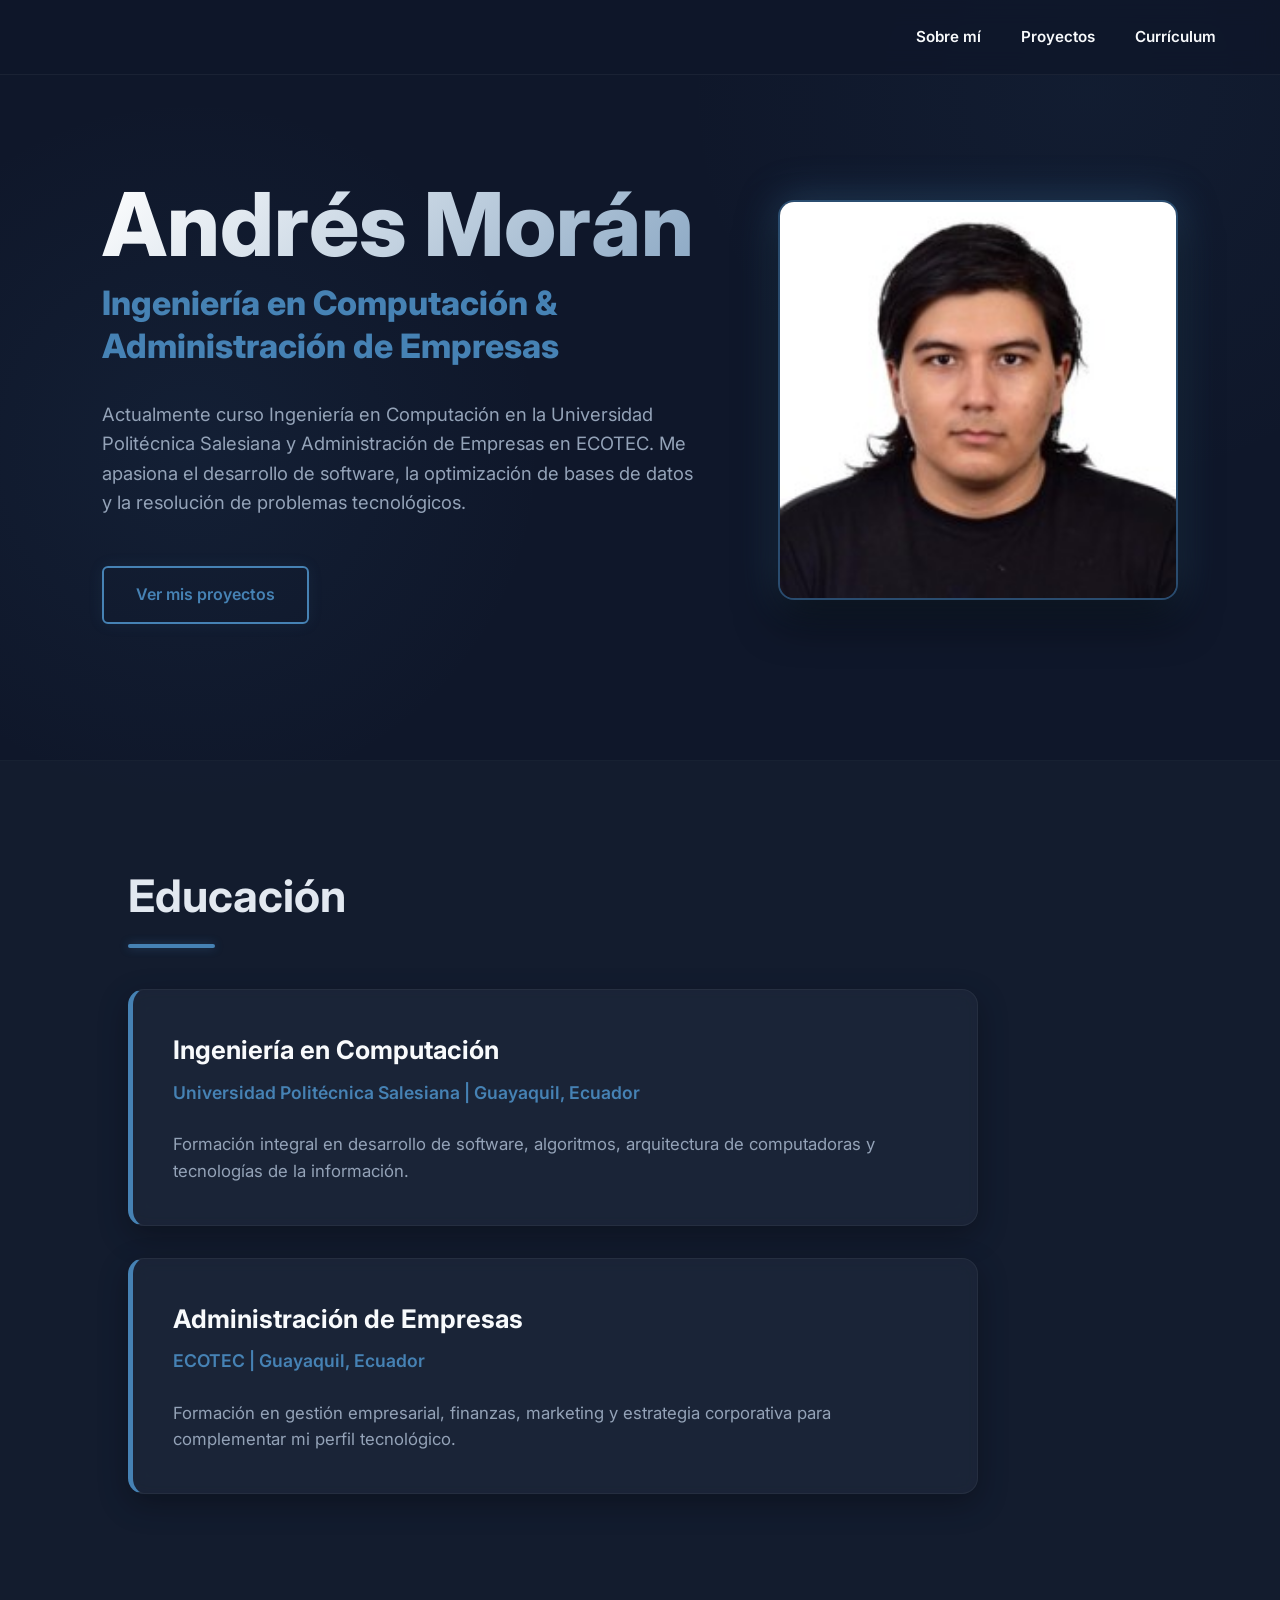
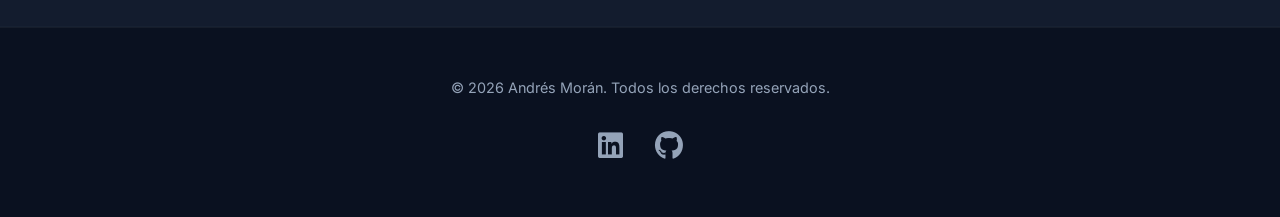
<file: index.html>
<!DOCTYPE html>
<html lang="es">
<head>
    <meta charset="UTF-8">
    <meta name="viewport" content="width=device-width, initial-scale=1.0">
    <title>Andrés Morán | Portafolio</title>
    <link href="https://fonts.googleapis.com/css2?family=Inter:wght@300;400;600;800&display=swap" rel="stylesheet">
    <link rel="stylesheet" href="https://cdnjs.cloudflare.com/ajax/libs/font-awesome/6.4.0/css/all.min.css">
    <link rel="stylesheet" href="styles.css">
</head>
<body>

    <header class="navbar">
        <nav>
            <ul class="nav-links">
                <li><a href="#sobre-mi">Sobre mí</a></li>
                <li><a href="proyectos.html">Proyectos</a></li>
                <li><a href="cv.html">Currículum</a></li>
            </ul>
        </nav>
    </header>

    <main>
        <section id="sobre-mi" class="hero-section">
            <div class="hero-content">
                <div class="hero-text">
                    <h1 class="name">Andrés Morán</h1>
                    <h2 class="subtitle">Ingeniería en Computación & Administración de Empresas</h2>
                    <p class="description">
                        Actualmente curso Ingeniería en Computación en la Universidad Politécnica Salesiana y Administración de Empresas en ECOTEC. Me apasiona el desarrollo de software, la optimización de bases de datos y la resolución de problemas tecnológicos.
                    </p>
                    <div class="botones-hero">
                        <a href="proyectos.html" class="btn-primary">Ver mis proyectos</a>
                    </div>
                </div>

                <div class="hero-image-wrapper">
                    <img src="imagenes/andres_moran_perfil.jpg" alt="Foto de Perfil Profesional de Andrés Morán" class="hero-photo">
                </div>
            </div>
        </section>

        <section id="educacion" class="content-section bg-alt">
            <h2 class="section-title">Educación</h2>
            
            <div class="card card-education">
                <h3 class="card-title">Ingeniería en Computación</h3>
                <p class="card-subtitle">Universidad Politécnica Salesiana | Guayaquil, Ecuador</p>
                <p class="card-text">Formación integral en desarrollo de software, algoritmos, arquitectura de computadoras y tecnologías de la información.</p>
            </div>

            <div class="card card-education">
                <h3 class="card-title">Administración de Empresas</h3>
                <p class="card-subtitle">ECOTEC | Guayaquil, Ecuador</p>
                <p class="card-text">Formación en gestión empresarial, finanzas, marketing y estrategia corporativa para complementar mi perfil tecnológico.</p>
            </div>
        </section>
    </main>

    <footer>
        <p>&copy; 2026 Andrés Morán. Todos los derechos reservados.</p>
        <div class="footer-links">
            <a href="https://www.linkedin.com/in/andresm0ran/" target="_blank" rel="noopener noreferrer" aria-label="LinkedIn">
                <i class="fab fa-linkedin"></i>
            </a>
            <a href="https://github.com/moranandres" target="_blank" rel="noopener noreferrer" aria-label="GitHub">
                <i class="fab fa-github"></i>
            </a>
        </div>
    </footer>

</body>
</html>
</file>
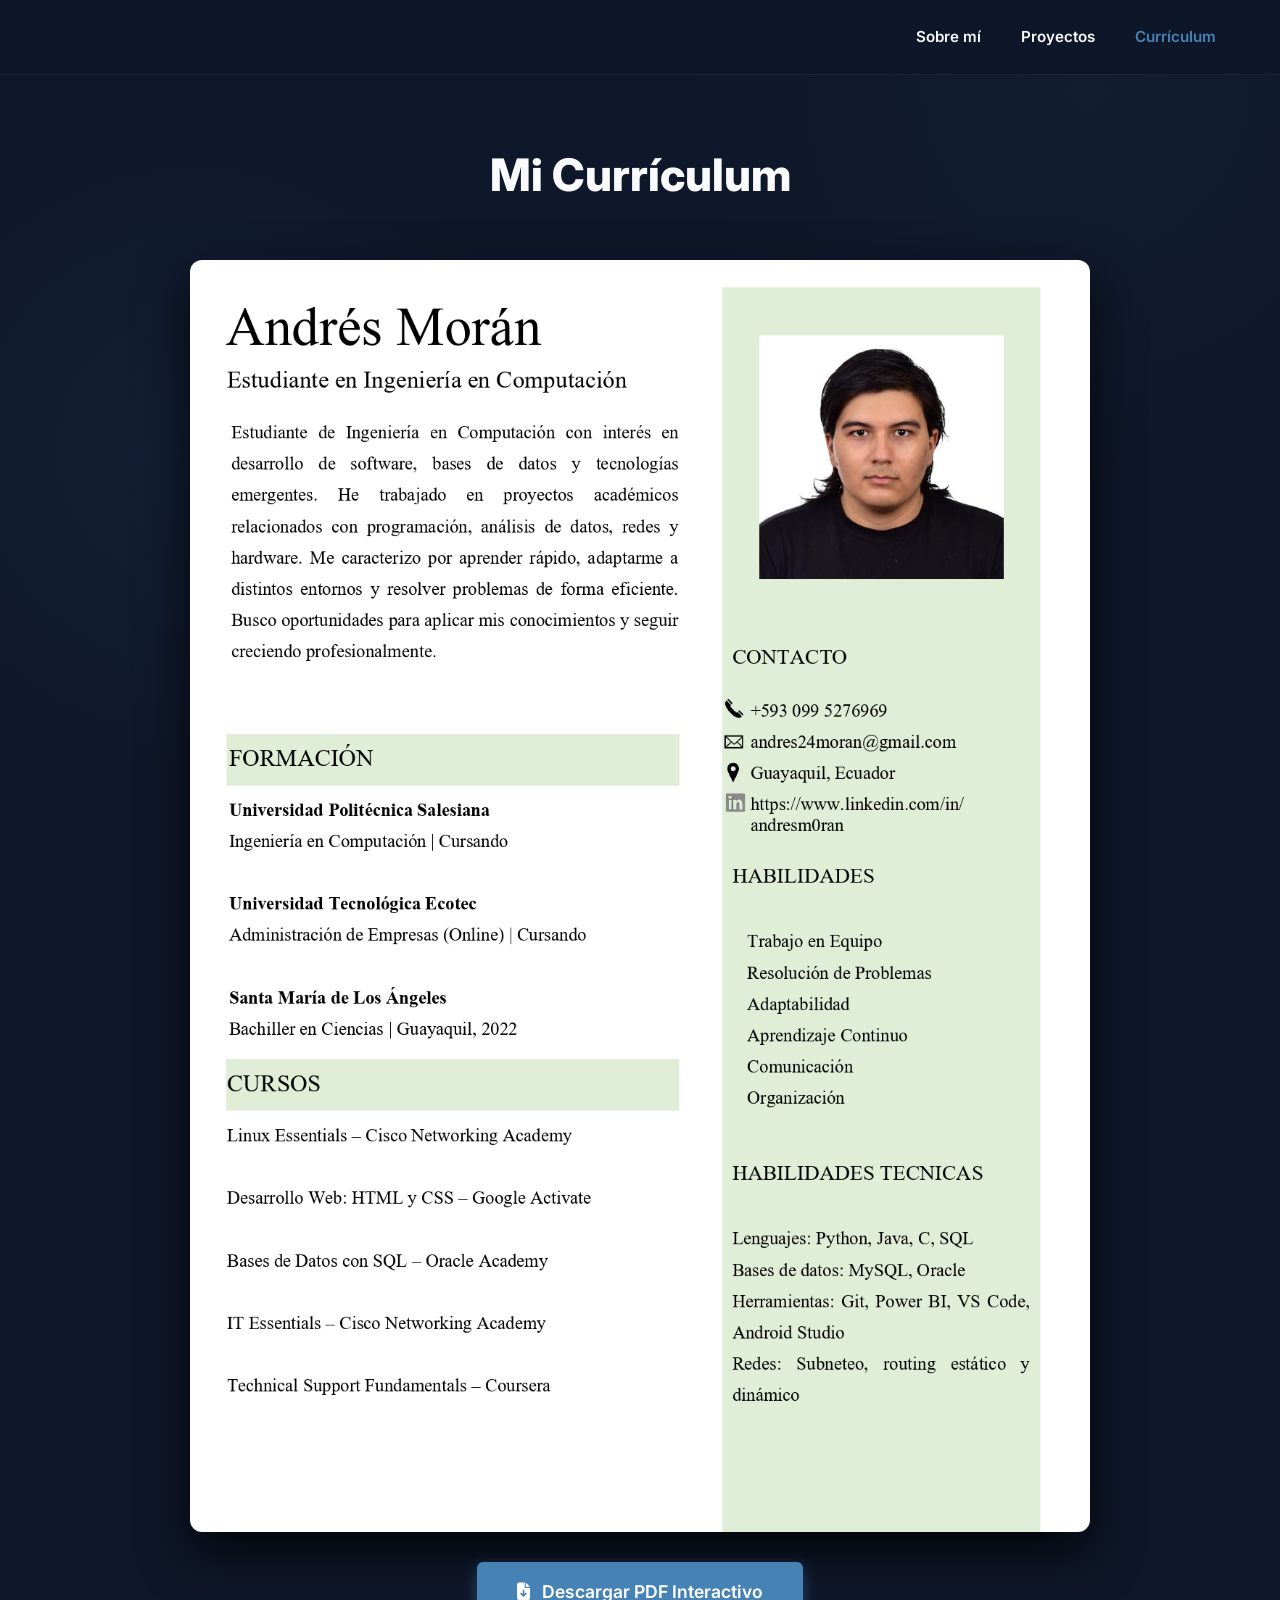
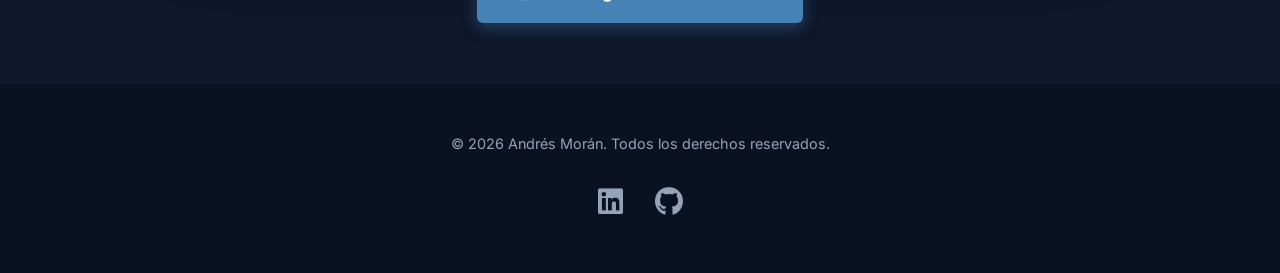
<file: cv.html>
<!DOCTYPE html>
<html lang="es">
<head>
    <meta charset="UTF-8">
    <meta name="viewport" content="width=device-width, initial-scale=1.0">
    <title>Currículum | Andrés Morán</title>
    <link href="https://fonts.googleapis.com/css2?family=Inter:wght@300;400;600;800&display=swap" rel="stylesheet">
    <link rel="stylesheet" href="https://cdnjs.cloudflare.com/ajax/libs/font-awesome/6.4.0/css/all.min.css">
    <link rel="stylesheet" href="styles.css">
</head>
<body class="cv-page">

    <header class="navbar">
        <nav>
            <ul class="nav-links">
                <li><a href="index.html#sobre-mi">Sobre mí</a></li>
                <li><a href="proyectos.html">Proyectos</a></li>
                <li><a href="cv.html" style="color: var(--accent-color);">Currículum</a></li>
            </ul>
        </nav>
    </header>

    <main class="cv-main">
        <h2 class="cv-title">Mi Currículum</h2>
        <div class="cv-viewer-container">
            <img src="documentos/Andres_Moran_CV.jpg" alt="Curriculum Vitae de Andrés Morán" class="cv-viewer">
            
            <a href="documentos/Andres_Moran_CV.pdf" download="Andres_Moran_CV.pdf" class="btn-download-pdf">
                <i class="fas fa-file-download" style="margin-right: 8px;"></i> Descargar PDF Interactivo
            </a>
        </div>
    </main>

    <footer>
        <p>&copy; 2026 Andrés Morán. Todos los derechos reservados.</p>
        <div class="footer-links">
            <a href="https://www.linkedin.com/in/andresm0ran/" target="_blank" rel="noopener noreferrer" aria-label="LinkedIn">
                <i class="fab fa-linkedin"></i>
            </a>
            <a href="https://github.com/moranandres" target="_blank" rel="noopener noreferrer" aria-label="GitHub">
                <i class="fab fa-github"></i>
            </a>
        </div>
    </footer>

</body>
</html>
</file>
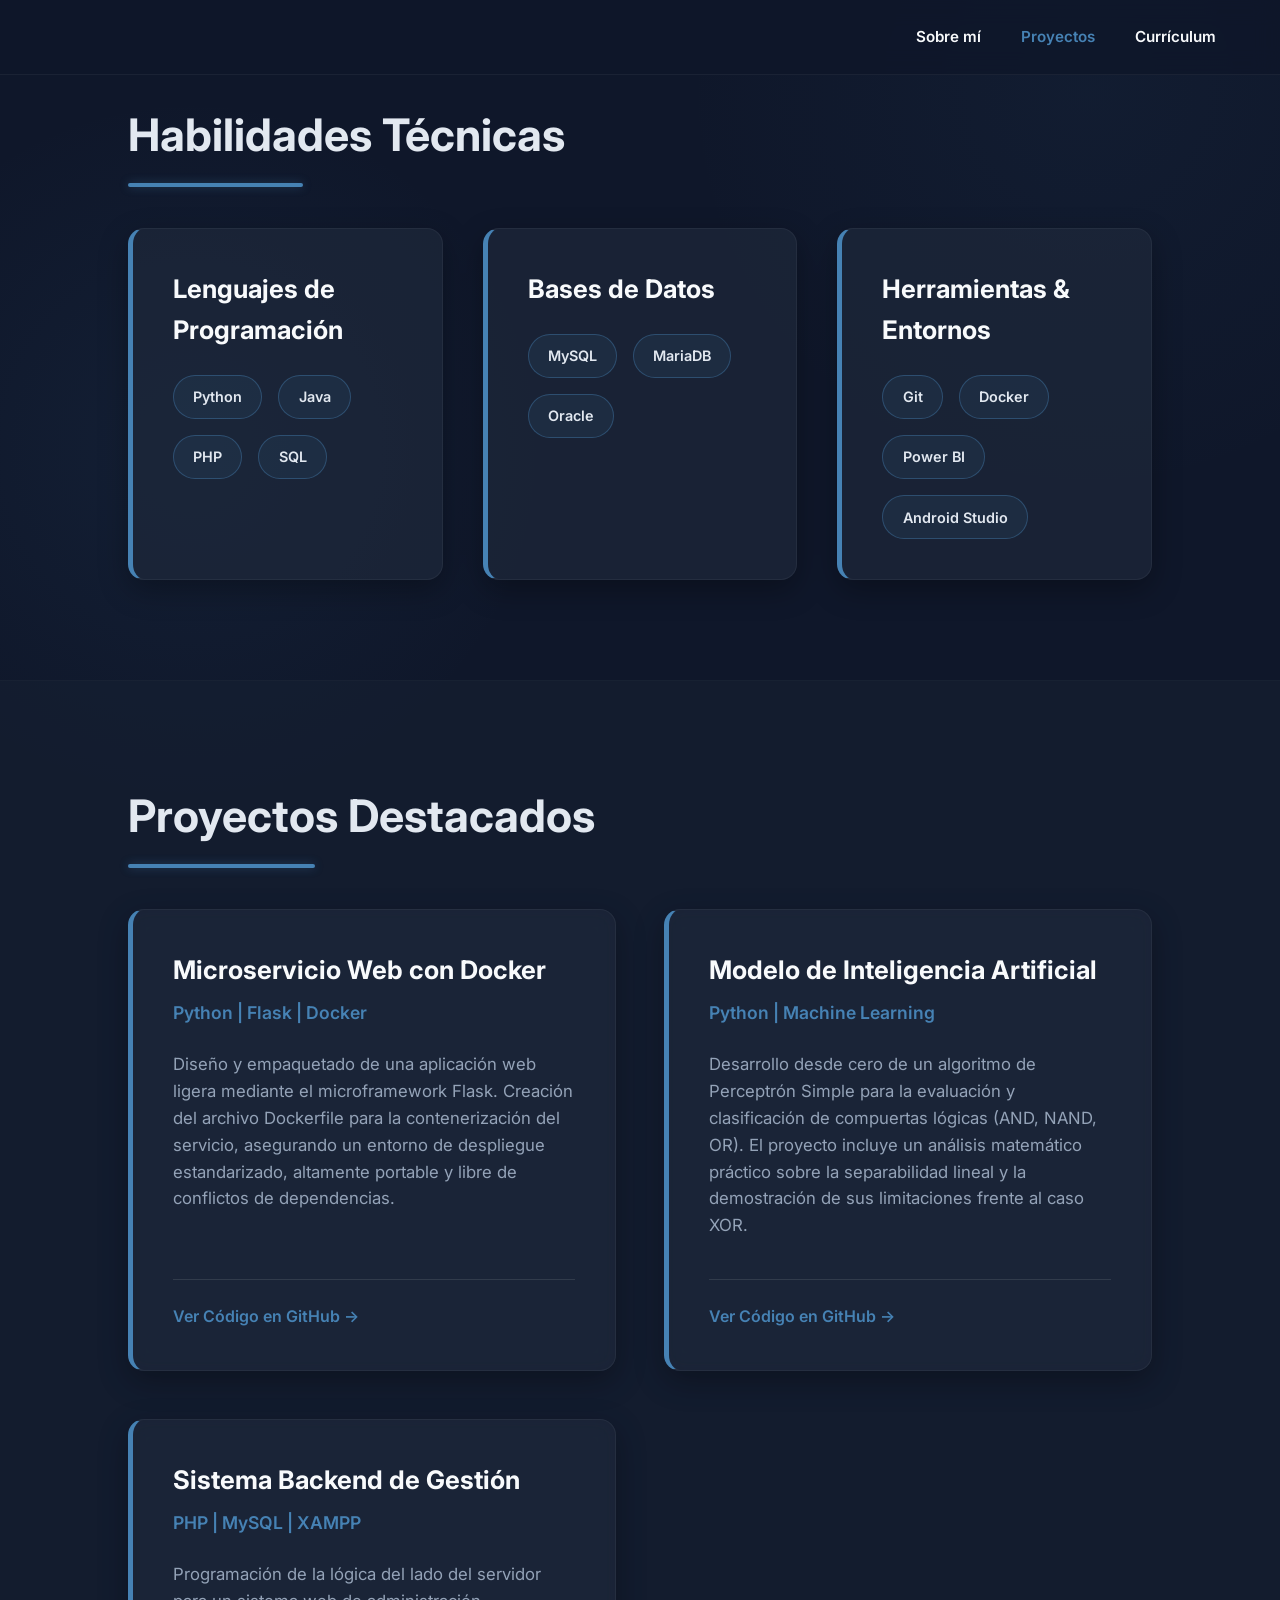
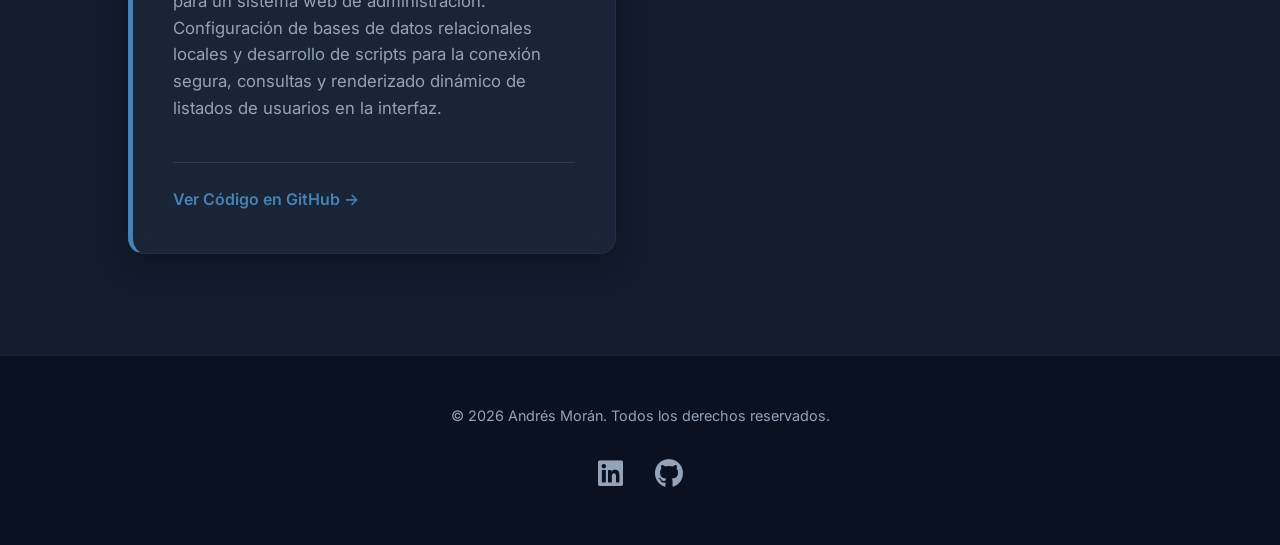
<file: proyectos.html>
<!DOCTYPE html>
<html lang="es">
<head>
    <meta charset="UTF-8">
    <meta name="viewport" content="width=device-width, initial-scale=1.0">
    <title>Proyectos | Andrés Morán</title>
    <link href="https://fonts.googleapis.com/css2?family=Inter:wght@300;400;600;800&display=swap" rel="stylesheet">
    <link rel="stylesheet" href="https://cdnjs.cloudflare.com/ajax/libs/font-awesome/6.4.0/css/all.min.css">
    <link rel="stylesheet" href="styles.css">
</head>
<body class="projects-page">

    <header class="navbar">
        <nav>
            <ul class="nav-links">
                <li><a href="index.html#sobre-mi">Sobre mí</a></li>
                <li><a href="proyectos.html" style="color: var(--accent-color);">Proyectos</a></li>
                <li><a href="cv.html">Currículum</a></li>
            </ul>
        </nav>
    </header>

    <main>
        <section id="habilidades" class="content-section" style="padding-top: 100px;">
            <h2 class="section-title">Habilidades Técnicas</h2>
            
            <div class="skills-grid">
                <div class="skill-category card">
                    <h3 class="card-title">Lenguajes de Programación</h3>
                    <div class="tags-container">
                        <span class="skill-tag">Python</span>
                        <span class="skill-tag">Java</span>
                        <span class="skill-tag">PHP</span>
                        <span class="skill-tag">SQL</span>
                    </div>
                </div>

                <div class="skill-category card">
                    <h3 class="card-title">Bases de Datos</h3>
                    <div class="tags-container">
                        <span class="skill-tag">MySQL</span>
                        <span class="skill-tag">MariaDB</span>
                        <span class="skill-tag">Oracle</span>
                    </div>
                </div>

                <div class="skill-category card">
                    <h3 class="card-title">Herramientas & Entornos</h3>
                    <div class="tags-container">
                        <span class="skill-tag">Git</span>
                        <span class="skill-tag">Docker</span>
                        <span class="skill-tag">Power BI</span>
                        <span class="skill-tag">Android Studio</span>
                    </div>
                </div>
            </div>
        </section>

        <section id="proyectos" class="content-section bg-alt">
            <h2 class="section-title">Proyectos Destacados</h2>
            
            <div class="projects-grid">
                <div class="card project-card">
                    <div>
                        <h3 class="card-title">Microservicio Web con Docker</h3>
                        <p class="card-subtitle">Python | Flask | Docker</p>
                        <p class="card-text">Diseño y empaquetado de una aplicación web ligera mediante el microframework Flask. Creación del archivo Dockerfile para la contenerización del servicio, asegurando un entorno de despliegue estandarizado, altamente portable y libre de conflictos de dependencias.</p>
                    </div>
                    <div class="project-links">
                        <a href="https://github.com/moranandres" target="_blank" class="btn-secondary">Ver Código en GitHub →</a>
                    </div>
                </div>

                <div class="card project-card">
                    <div>
                        <h3 class="card-title">Modelo de Inteligencia Artificial</h3>
                        <p class="card-subtitle">Python | Machine Learning</p>
                        <p class="card-text">Desarrollo desde cero de un algoritmo de Perceptrón Simple para la evaluación y clasificación de compuertas lógicas (AND, NAND, OR). El proyecto incluye un análisis matemático práctico sobre la separabilidad lineal y la demostración de sus limitaciones frente al caso XOR.</p>
                    </div>
                    <div class="project-links">
                        <a href="https://github.com/moranandres" target="_blank" class="btn-secondary">Ver Código en GitHub →</a>
                    </div>
                </div>

                <div class="card project-card">
                    <div>
                        <h3 class="card-title">Sistema Backend de Gestión</h3>
                        <p class="card-subtitle">PHP | MySQL | XAMPP</p>
                        <p class="card-text">Programación de la lógica del lado del servidor para un sistema web de administración. Configuración de bases de datos relacionales locales y desarrollo de scripts para la conexión segura, consultas y renderizado dinámico de listados de usuarios en la interfaz.</p>
                    </div>
                    <div class="project-links">
                        <a href="https://github.com/moranandres" target="_blank" class="btn-secondary">Ver Código en GitHub →</a>
                    </div>
                </div>
            </div>
        </section>
    </main>

    <footer>
        <p>&copy; 2026 Andrés Morán. Todos los derechos reservados.</p>
        <div class="footer-links">
            <a href="https://www.linkedin.com/in/andresm0ran/" target="_blank" rel="noopener noreferrer" aria-label="LinkedIn">
                <i class="fab fa-linkedin"></i>
            </a>
            <a href="https://github.com/moranandres" target="_blank" rel="noopener noreferrer" aria-label="GitHub">
                <i class="fab fa-github"></i>
            </a>
        </div>
    </footer>

</body>
</html>
</file>
<file: styles.css>
* {
    margin: 0;
    padding: 0;
    box-sizing: border-box;
    font-family: 'Inter', sans-serif;
    scroll-behavior: smooth;
}

:root {
    --bg-color: #0f172a; 
    --bg-alt: #162032; 
    --bg-card: rgba(30, 41, 59, 0.7); 
    --text-main: #f8fafc; 
    --text-secondary: #94a3b8; 
    --accent-color: #4682b4; 
    --accent-glow: rgba(70, 130, 180, 0.4);
    --nav-bg: rgba(15, 23, 42, 0.85); 
}

body {
    background: 
        radial-gradient(circle at 15% 50%, rgba(70, 130, 180, 0.08), transparent 30%),
        radial-gradient(circle at 85% 10%, rgba(70, 130, 180, 0.05), transparent 30%),
        var(--bg-color);
    background-attachment: fixed;
    color: var(--text-main);
    line-height: 1.6;
    display: flex;
    flex-direction: column;
    min-height: 100vh;
    overflow-x: hidden;
}

@keyframes fadeUp {
    0% {
        opacity: 0;
        transform: translateY(30px);
    }
    100% {
        opacity: 1;
        transform: translateY(0);
    }
}

@keyframes float {
    0% { transform: translateY(0px); }
    50% { transform: translateY(-10px); }
    100% { transform: translateY(0px); }
}

.navbar {
    position: fixed;
    top: 0;
    width: 100%;
    display: flex;
    justify-content: flex-end; 
    align-items: center;
    padding: 1.5rem 5%;
    background-color: var(--nav-bg);
    backdrop-filter: blur(12px);
    border-bottom: 1px solid rgba(255, 255, 255, 0.05); 
    z-index: 1000;
}

.nav-links {
    list-style: none;
    display: flex;
    gap: 2.5rem;
    align-items: center;
}

.nav-links a {
    text-decoration: none;
    color: var(--text-main);
    font-weight: 600;
    font-size: 0.95rem;
    position: relative;
    transition: color 0.3s ease;
}

.nav-links a::after {
    content: '';
    position: absolute;
    width: 0;
    height: 2px;
    bottom: -5px;
    left: 0;
    background-color: var(--accent-color);
    transition: width 0.3s ease;
}

.nav-links a:hover::after {
    width: 100%;
}

.nav-links a:hover {
    color: var(--text-main);
}

main {
    flex: 1;
}

.content-section {
    padding: 100px 10%; 
    min-height: 50vh;
    animation: fadeUp 1s ease-out forwards; 
}

.bg-alt {
    background-color: rgba(22, 32, 50, 0.6); 
    border-top: 1px solid rgba(255,255,255,0.02);
    border-bottom: 1px solid rgba(255,255,255,0.02);
}

.section-title {
    font-size: 2.8rem; 
    color: #e2e8f0;
    margin-bottom: 3.5rem; 
    position: relative;
    display: inline-block;
}

.section-title::after {
    content: '';
    position: absolute;
    width: 40%;
    height: 4px;
    background-color: var(--accent-color);
    bottom: -15px;
    left: 0;
    border-radius: 2px;
    box-shadow: 0 0 10px var(--accent-glow);
}

.hero-section {
    min-height: 80vh; 
    display: flex;
    align-items: center;
    padding: 0 8%; 
    margin-top: 40px; 
}

.hero-content {
    display: flex; 
    align-items: center; 
    justify-content: space-between; 
    width: 100%;
    gap: 4rem; 
    animation: fadeUp 1s ease-out forwards; 
}

.hero-text {
    max-width: 600px; 
}

.hero-image-wrapper {
    flex-shrink: 0; 
    animation: float 6s ease-in-out infinite; 
}

.hero-photo {
    width: 400px; 
    height: 400px; 
    border-radius: 16px; 
    object-fit: cover; 
    border: 2px solid rgba(70, 130, 180, 0.5); 
    box-shadow: 0 20px 40px rgba(0,0,0,0.6), 0 0 40px var(--accent-glow); 
    display: block;
    transition: transform 0.3s ease;
}

.hero-photo:hover {
    transform: scale(1.02); 
}

.name {
    font-size: 5.5rem; 
    font-weight: 800;
    line-height: 1.1;
    margin-bottom: 0.5rem;
    background: linear-gradient(135deg, #ffffff, #8ba8c4);
    -webkit-background-clip: text;
    -webkit-text-fill-color: transparent;
}

.subtitle {
    font-size: 2.1rem; 
    font-weight: 800;
    color: var(--accent-color);
    margin-bottom: 2rem;
    line-height: 1.3;
}

.description {
    font-size: 1.15rem;
    color: var(--text-secondary);
    margin-bottom: 3rem;
}

.botones-hero {
    display: flex;
    gap: 1rem;
}

.btn-primary {
    display: inline-block;
    padding: 0.9rem 2rem;
    background-color: transparent;
    color: var(--accent-color);
    border: 2px solid var(--accent-color);
    border-radius: 6px;
    text-decoration: none;
    font-weight: 600;
    font-size: 1rem;
    transition: all 0.3s ease;
    box-shadow: 0 0 15px rgba(70, 130, 180, 0.1);
}

.btn-primary:hover {
    background-color: var(--accent-color);
    color: #fff;
    box-shadow: 0 0 20px var(--accent-glow);
    transform: translateY(-3px);
}

.card {
    background-color: var(--bg-card);
    backdrop-filter: blur(10px);
    padding: 2.5rem; 
    border-radius: 16px; 
    box-shadow: 0 10px 30px rgba(0, 0, 0, 0.3); 
    border: 1px solid rgba(255, 255, 255, 0.05);
    border-left: 5px solid var(--accent-color);
    transition: transform 0.3s ease, box-shadow 0.3s ease, border-color 0.3s ease;
}

.card:hover {
    transform: translateY(-8px);
    box-shadow: 0 20px 40px rgba(0, 0, 0, 0.4), 0 0 15px var(--accent-glow);
    border-color: rgba(255, 255, 255, 0.1);
}

.card-title {
    font-size: 1.6rem; 
    color: var(--text-main);
    margin-bottom: 0.5rem;
}

.card-subtitle {
    font-size: 1.1rem;
    color: var(--accent-color);
    font-weight: 600;
    margin-bottom: 1.5rem;
}

.card-text {
    color: var(--text-secondary);
    font-size: 1.05rem;
}

.card-education {
    max-width: 850px;
    margin-bottom: 2rem; 
}

.skills-grid {
    display: grid;
    grid-template-columns: repeat(auto-fit, minmax(300px, 1fr));
    gap: 2.5rem;
}

.tags-container {
    display: flex;
    flex-wrap: wrap;
    gap: 1rem;
    margin-top: 1.5rem;
}

.skill-tag {
    background-color: rgba(70, 130, 180, 0.1);
    color: #e2e8f0;
    padding: 0.6rem 1.2rem;
    border-radius: 30px;
    font-size: 0.9rem;
    font-weight: 600;
    border: 1px solid rgba(70, 130, 180, 0.4);
    transition: all 0.3s ease;
    cursor: default;
}

.skill-tag:hover {
    background-color: var(--accent-color);
    color: #fff;
    box-shadow: 0 0 15px var(--accent-glow);
    transform: translateY(-2px);
}

.projects-grid {
    display: grid;
    grid-template-columns: repeat(auto-fit, minmax(350px, 1fr));
    gap: 3rem;
}

.project-card {
    display: flex;
    flex-direction: column;
    justify-content: space-between; 
}

.project-links {
    margin-top: 2.5rem;
    padding-top: 1.5rem;
    border-top: 1px solid rgba(255, 255, 255, 0.1); 
}

.btn-secondary {
    display: inline-flex;
    align-items: center;
    color: var(--accent-color);
    font-size: 1rem;
    font-weight: 600;
    text-decoration: none;
    transition: color 0.3s ease, transform 0.3s ease;
}

.btn-secondary:hover {
    color: #fff;
    transform: translateX(5px); 
}

.cv-page body {
    overflow-y: auto; 
}

.cv-main {
    min-height: 100vh;
    width: 100%;
    padding-top: 140px; 
    padding-bottom: 60px;
    display: flex;
    flex-direction: column;
    justify-content: center;
    align-items: center;
    animation: fadeUp 0.8s ease-out forwards;
}

.cv-title {
    color: var(--text-main);
    font-size: 2.8rem;
    margin-bottom: 3rem;
    font-weight: 800;
}

.cv-viewer-container {
    display: flex;
    flex-direction: column;
    align-items: center;
    width: 80%; 
    max-width: 900px;
}

.cv-viewer {
    width: 100%;
    height: auto;
    border: none;
    box-shadow: 0 20px 50px rgba(0,0,0,0.8); 
    border-radius: 12px; 
    margin-bottom: 30px;
}

.btn-download-pdf {
    display: inline-block;
    padding: 1rem 2.5rem;
    background-color: var(--accent-color);
    color: #fff;
    border: none;
    border-radius: 6px;
    text-decoration: none;
    font-weight: 600;
    font-size: 1.1rem;
    transition: all 0.3s ease;
    box-shadow: 0 5px 15px var(--accent-glow);
}

.btn-download-pdf:hover {
    background-color: #3b6b94;
    transform: translateY(-3px);
    box-shadow: 0 10px 25px var(--accent-glow);
}

footer {
    background-color: rgba(11, 17, 32, 0.9);
    padding: 3rem 10%;
    text-align: center;
    border-top: 1px solid rgba(255, 255, 255, 0.05);
}

footer p {
    color: var(--text-secondary);
    margin-bottom: 1.5rem;
    font-size: 0.9rem;
}

.footer-links {
    display: flex;
    justify-content: center;
    gap: 2rem;
}

.footer-links a {
    color: var(--text-secondary);
    text-decoration: none;
    font-size: 1.8rem; 
    transition: color 0.3s ease, transform 0.3s ease;
}

.footer-links a:hover {
    color: var(--accent-color);
    transform: translateY(-5px); 
}

@media screen and (max-width: 1024px) {
    .hero-content {
        flex-direction: column-reverse; 
        text-align: center;
        gap: 2rem;
    }
    .hero-text {
        max-width: 100%;
    }
    .botones-hero {
        justify-content: center;
    }
    .hero-photo {
        width: 300px;
        height: 300px;
    }
    .name {
        font-size: 4.5rem;
    }
}

@media screen and (max-width: 768px) {
    .navbar {
        justify-content: center;
        padding: 1rem;
    }
    .nav-links {
        gap: 1.5rem;
    }
    .nav-links a {
        font-size: 0.85rem;
    }
    .hero-section {
        padding-top: 100px; 
    }
    .name {
        font-size: 3.2rem;
    }
    .subtitle {
        font-size: 1.5rem;
    }
    .description {
        font-size: 1rem;
    }
    .hero-photo {
        width: 250px;
        height: 250px;
    }
    .content-section {
        padding: 60px 5%; 
    }
    .section-title {
        font-size: 2.2rem;
    }
    .card {
        padding: 1.5rem; 
    }
    .projects-grid, .skills-grid {
        grid-template-columns: 1fr; 
    }
    .cv-viewer-container {
        width: 95%; 
    }
}
</file>
